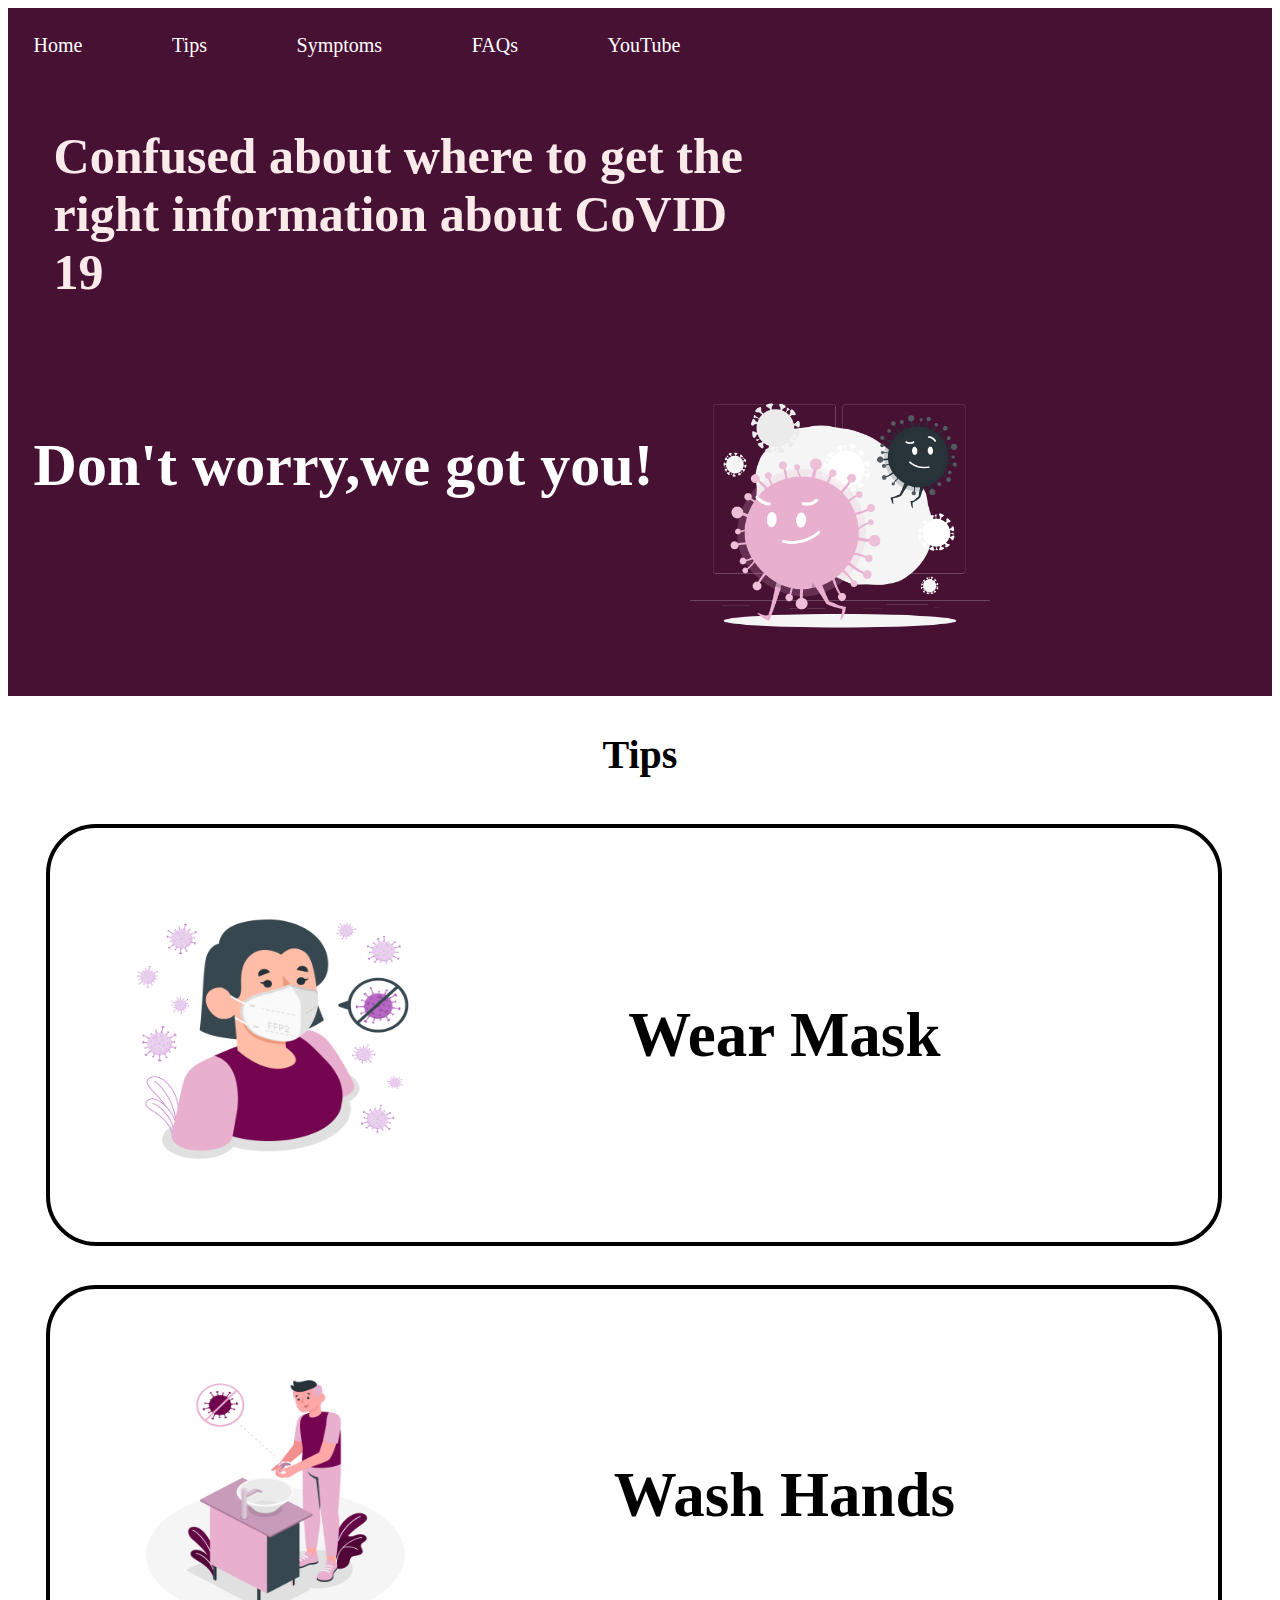
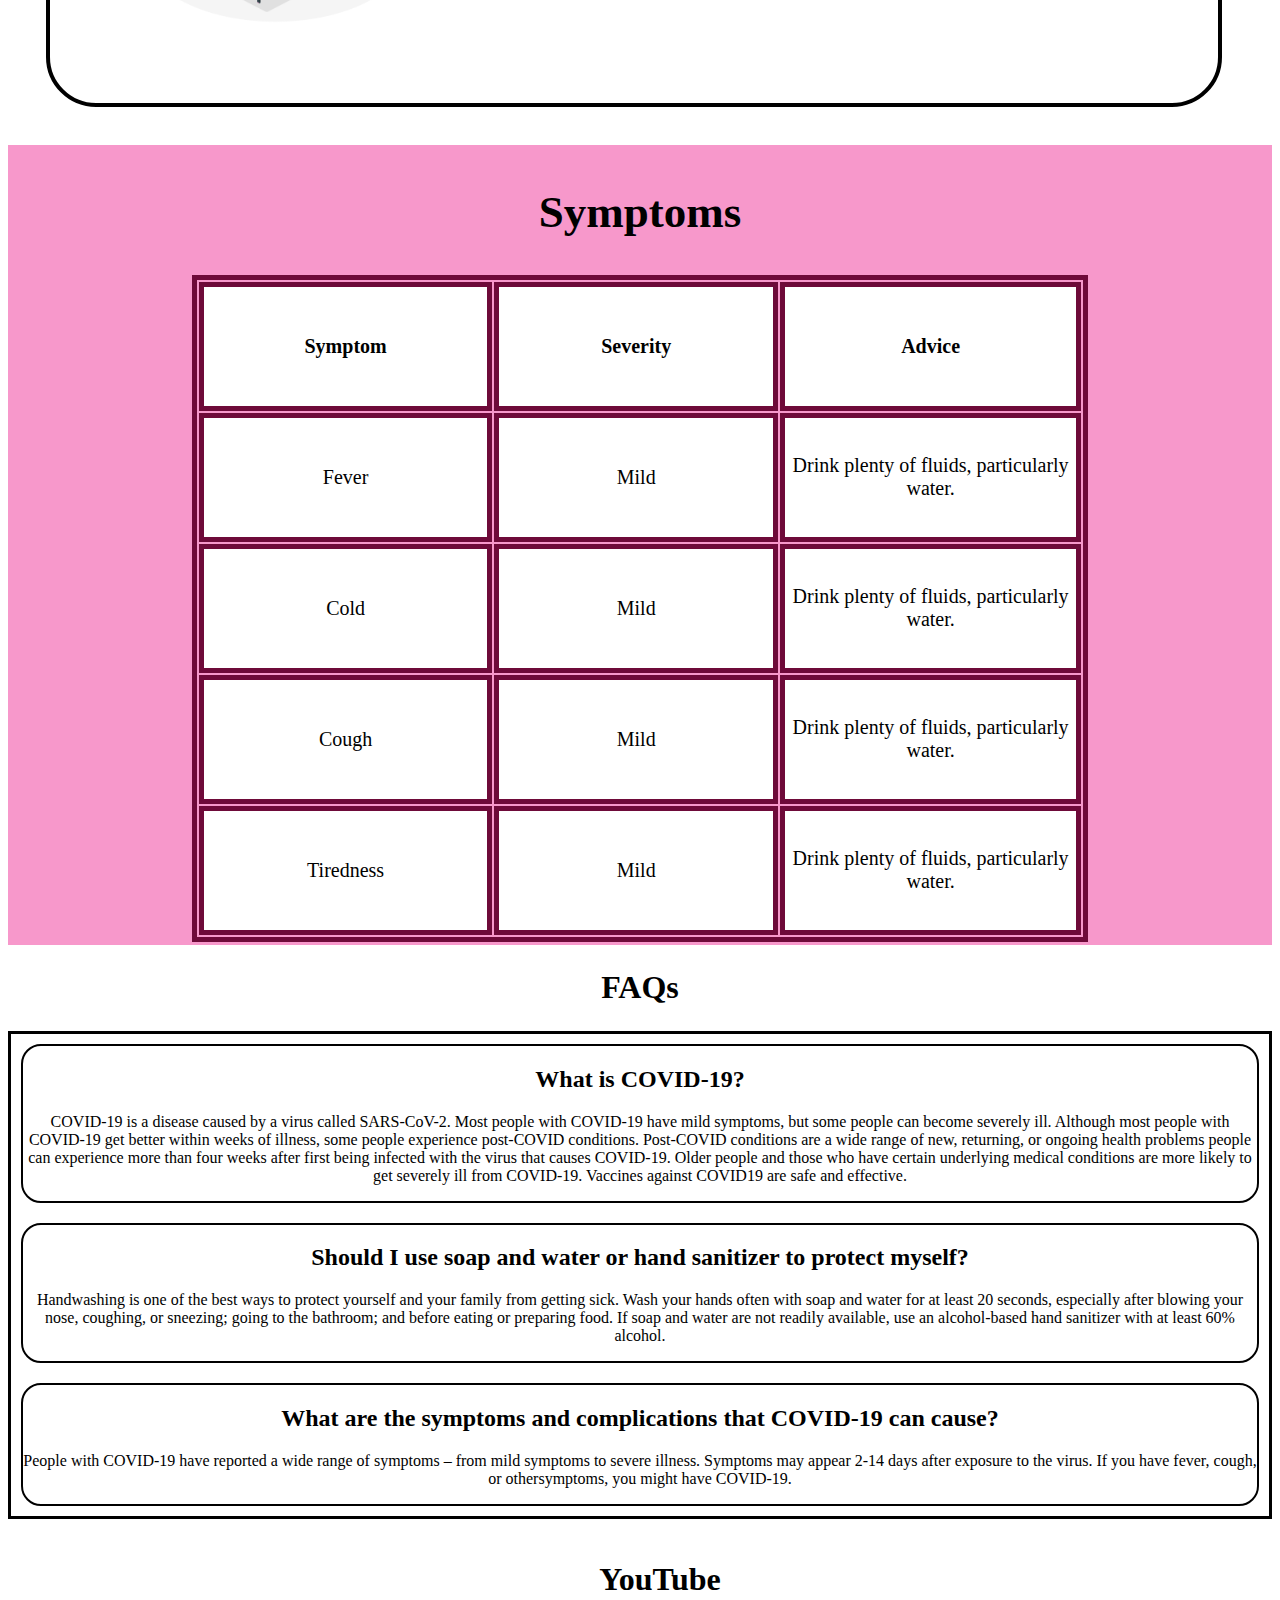
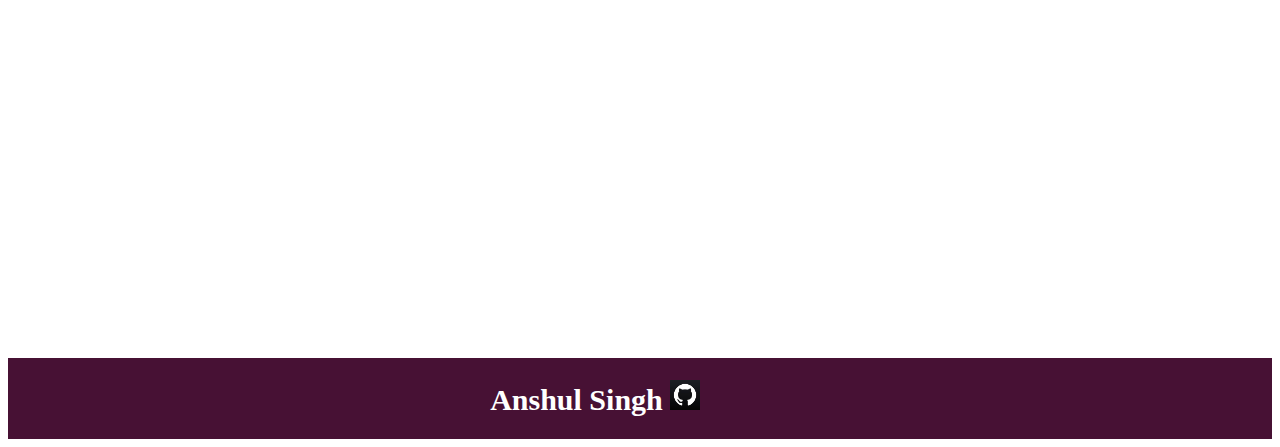
<file: index.html>
<!DOCTYPE html>
<html lang="en">
  <head>
    <meta charset="UTF-8" />
    <meta http-equiv="X-UA-Compatible" content="IE=edge" />
    <meta name="viewport" content="width=device-width, initial-scale=1.0" />
    <title>covid guide</title>
    <link rel="stylesheet" href="css/style.css" />
  </head>
  <body>
    <header>
    <div id="home" class="home">
      <div class="Nav">
        <a href="#home">Home</a>
        <a href="#tips">Tips</a>
        <a href="#sym">Symptoms</a>
        <a href="#faq">FAQs</a>
        <a href="#youtube">YouTube</a>
      </div>
      <div class="Heading1">
        <p>Confused about where to get the right information about CoVID 19</p>
      </div>
      <div class="Heading2">
        <p>Don't worry,we got you!</p>
        <img height="300px" width="300px" src="img/Virus-rafiki 1.png" alt="">
      </div>
    </header>
    <h1 id = "tips" class="tips">Tips</h1>
      <div class="tip">
        <img height = "300px" width = "300px" src="img/FFP2 Face mask-amico 1.png" alt="">
        <h1 class="masks">Wear Mask</h1>
      </div>
      <div class="tip">
        <img height = "300px" width = "300px" src="img/Handwashing-amico 1.png" alt="">
        <h1 class="hands">Wash Hands</h1>
      </div>
    <div id="sym" class = "sym">
      <h2>Symptoms</h2>
      <table class="table">
          <tr>
              <th><h2>Symptom</h2></th>
              <th><h2>Severity</h2></th>
              <th><h2>Advice</h2></th>
          </tr>
          <tr>
              <td>Fever</td>
              <td>Mild</td>
              <td>Drink plenty of fluids, particularly water.</td>
          </tr>
          <tr>
              <td>Cold</td>
              <td>Mild</td>
              <td>Drink plenty of fluids, particularly water.</td>
          </tr>
          <tr>
              <td>Cough</td>
              <td>Mild</td>
              <td>Drink plenty of fluids, particularly water.</td>
          </tr>
          <tr>
              <td>Tiredness</td>
              <td>Mild</td>
              <td>Drink plenty of fluids, particularly water.</td>
          </tr>
      </table>
    </div>
  <div>
    <h1 id="faq" class="faqs">FAQs</h1>
    <div class="faque">
        <div class="que">
            <h2><b>What is COVID-19?</b></h2>
            <p>COVID-19 is a disease caused by a virus called SARS-CoV-2. Most people with COVID-19 have mild symptoms, but some people can become severely ill. Although most people with COVID-19 get better within weeks of illness, some people experience post-COVID conditions. Post-COVID conditions are a wide range of new, returning, or ongoing health problems people can experience more than four weeks after first being infected with the virus that causes COVID-19. Older people and those who have certain underlying medical conditions are more likely to get severely ill from COVID-19. Vaccines against COVID19 are safe and effective.</p>
        </div>
        <div class="que">
            <h2><b>Should I use soap and water or hand sanitizer to protect myself?</h2></b>
            <p>Handwashing is one of the best ways to protect yourself and your family from getting sick. Wash your hands often with soap and water for at least 20 seconds, especially after blowing your nose, coughing, or sneezing; going to the bathroom; and before eating or preparing food. If soap and water are not readily available, use an alcohol-based hand sanitizer with at least 60% alcohol.</p>
        </div>
        <div class="que">
            <h2><b>What are the symptoms and complications that COVID-19 can cause?</h2></b>
            <p>People with COVID-19 have reported a wide range of symptoms – from mild symptoms to severe illness. Symptoms may appear 2-14 days after exposure to the virus. If you have fever, cough, or othersymptoms, you might have COVID-19.</p>
        </div>
    </div>
  </div>
<div id="youtube" class="youtube">
    <h1 class="YouTube">YouTube</h1>
    <iframe width="560" height="315" src="https://www.youtube.com/embed/qHksVwOrpbE" title="YouTube video player" frameborder="0" allow="accelerometer; autoplay; clipboard-write; encrypted-media; gyroscope; picture-in-picture" allowfullscreen></iframe>
</div>
<footer class = "last">
  <div class = "finish">
    <h1>
        Anshul Singh 
      <a href="https://github.com/anshulmapwal" target="_blank"><img height="30px" width="30px" src="img/github.jpg"></a>
    </h1>
  </div>
</footer>
  </body>
</html>
</file>
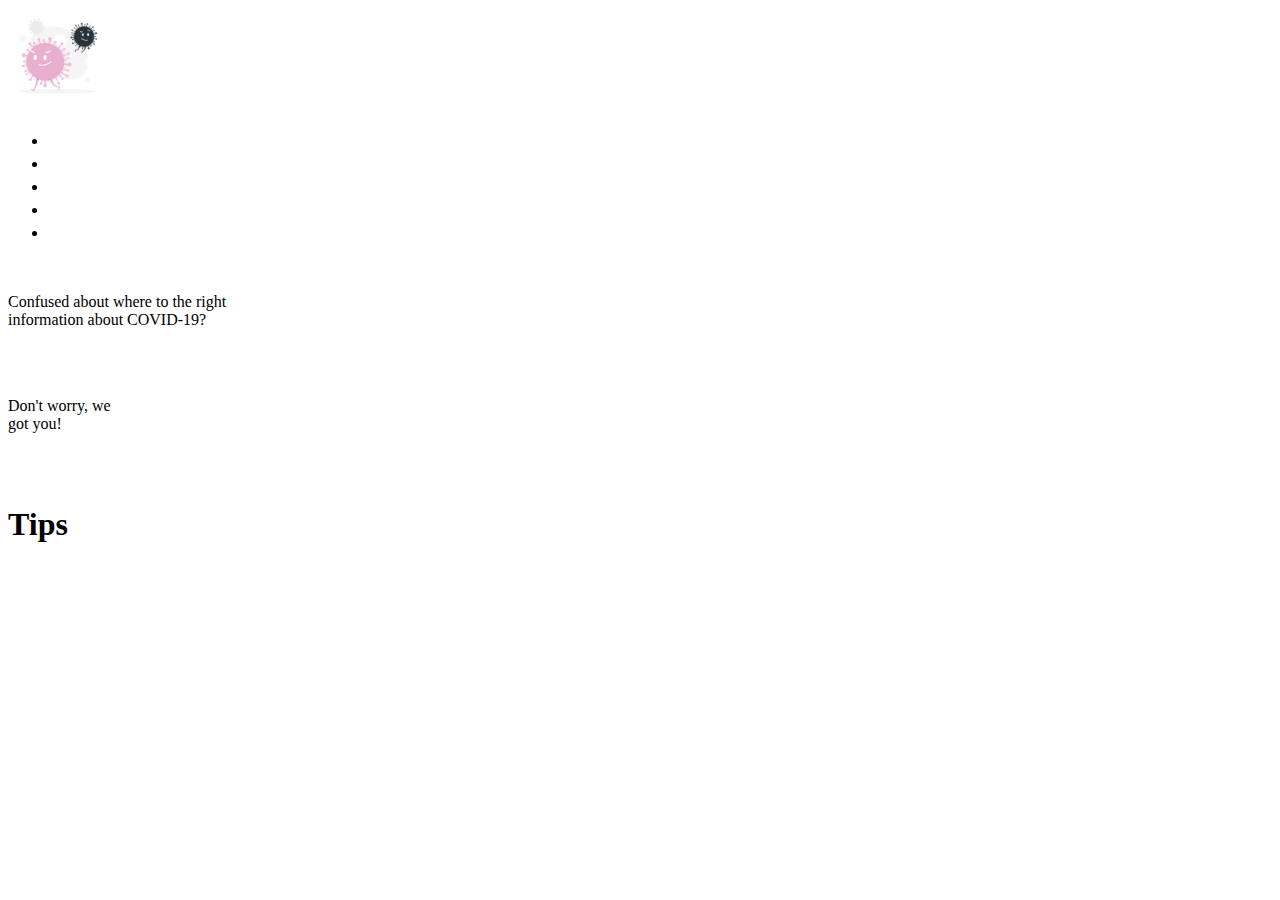
<file: cg.html>
<!DOCTYPE html>
<html lang="en">
<head>
    <meta charset="UTF-8">
    <meta http-equiv="X-UA-Compatible" content="IE=edge">
    <meta name="viewport" content="width=device-width, initial-scale=1.0">
    <title>covid guide</title>
    <link rel="stylesheet" href="css/style.css">
    <style>
        
    </style>
</head>
<body>

    <div id = "mainblock">
      
    <nav id="navbar">
        <div id="logo">
            <img src="Virus-rafiki 1.png" alt="virus"
            style="width: 100px;height: 100px;">
        </div>
        <div id = "links">
        <ul>
            <li class="item"><a href="#">Home</a></li>
            <li class="item"><a href="#">Tips</a></li>
            <li class="item"><a href="#">Symptoms</a></li>
            <li class="item"><a href="#">FAQs</a></li>
            <li class="item"><a href="#">YouTube</a></li>
        </ul>
    </div>
    </nav>
    <br>
    <div id = "text1">
        <p>
            Confused about where to the right <br>
            information about COVID-19?
        </p>
    </div>
    <br>
    <br>
    <div id = "text2">
        <p>
            Don't worry, we <br>
            got you!
        </p>
    </div>
    <br>
    <br>
    </div>
    <div>
        <h1>Tips</h1>
       
    </div>
</body>
</html>
</file>
<file: css/style.css>
.home {
  background-repeat: none;
  background-size: contain;
  display: flex;
  background-color: rgb(71, 17, 52);
  flex-direction: column;
  flex-wrap: wrap;
  padding: 2vw;
}
.Nav {
  display: flex;
  flex-direction: row;
  flex-wrap: wrap;
  justify-content: flex-start;
}
a {
  text-decoration: none;
  color: white;
  margin-right: 7vw;
  font-size: 20px;
}
.Heading1 {
  font-size: 50px;
  max-width: 55vw;
  color: rgb(250, 234, 234);
  font-weight: bolder;
  display: flex;
  flex-wrap: wrap;
  margin: 20px;
}
.Heading2 {
  font-size: 60px;
  color: white;
  font-weight: 700;
  display: flex;
  flex-wrap: wrap;
  justify-content: space-between;
}
.Heading2>img{
    margin-right: 20vw;
}
.tips {
  text-align: center;
  font-size: 40px;
  padding: 8px;
}
.masks{
  font-size: 7vh;
  margin: auto;
}
.hands{
  font-size: 7vh;
  margin: auto;
}
.tip
{
  width: 80vw;
  display: flex;
  border-radius: 50px;
  margin: 3vw;
  padding: 8vh;
  background-color: #ffffff;
  border: 4px solid rgb(0, 0, 0);
}
.tip img{
  height: 30vh;
}
.sym{
  padding: 3px;
  text-align: center;
  font-size: 30px;
  background-color: rgb(247, 152, 203);
}
.table h2{
  font-size: 20px;
}
.table,th,td{
  border: 5px solid #6e0a39;
  margin: auto;
  font-size: 20px;
  width: 70vw;
  height: 13vh;
}
.table td,th{
  background-color: white ;
}
.faqs{
  padding: 3px;
  text-align: center;
}
.faque{
  display: flex;
  flex-direction: column;
  border: 3px solid rgb(0, 0, 0);
  align-items: center;
}
.que{
  text-align: center;
  width: 50pxs;
  margin: 10px;
  background-color: #ffffff;
  border: 2px solid rgb(0, 0, 0);
  border-radius: 20px;

}
.youtube{
  text-align: center;
  width: 100%;
  padding: 20px;
  align-items: center;
  color: black;
}
.last{
  background-color: rgb(71, 17, 52);
  padding: 2px;
}
.finish h1{
  color: white;
  font-family:cursive;
  font-size: 30px;
  text-align: center;
}
</file>
